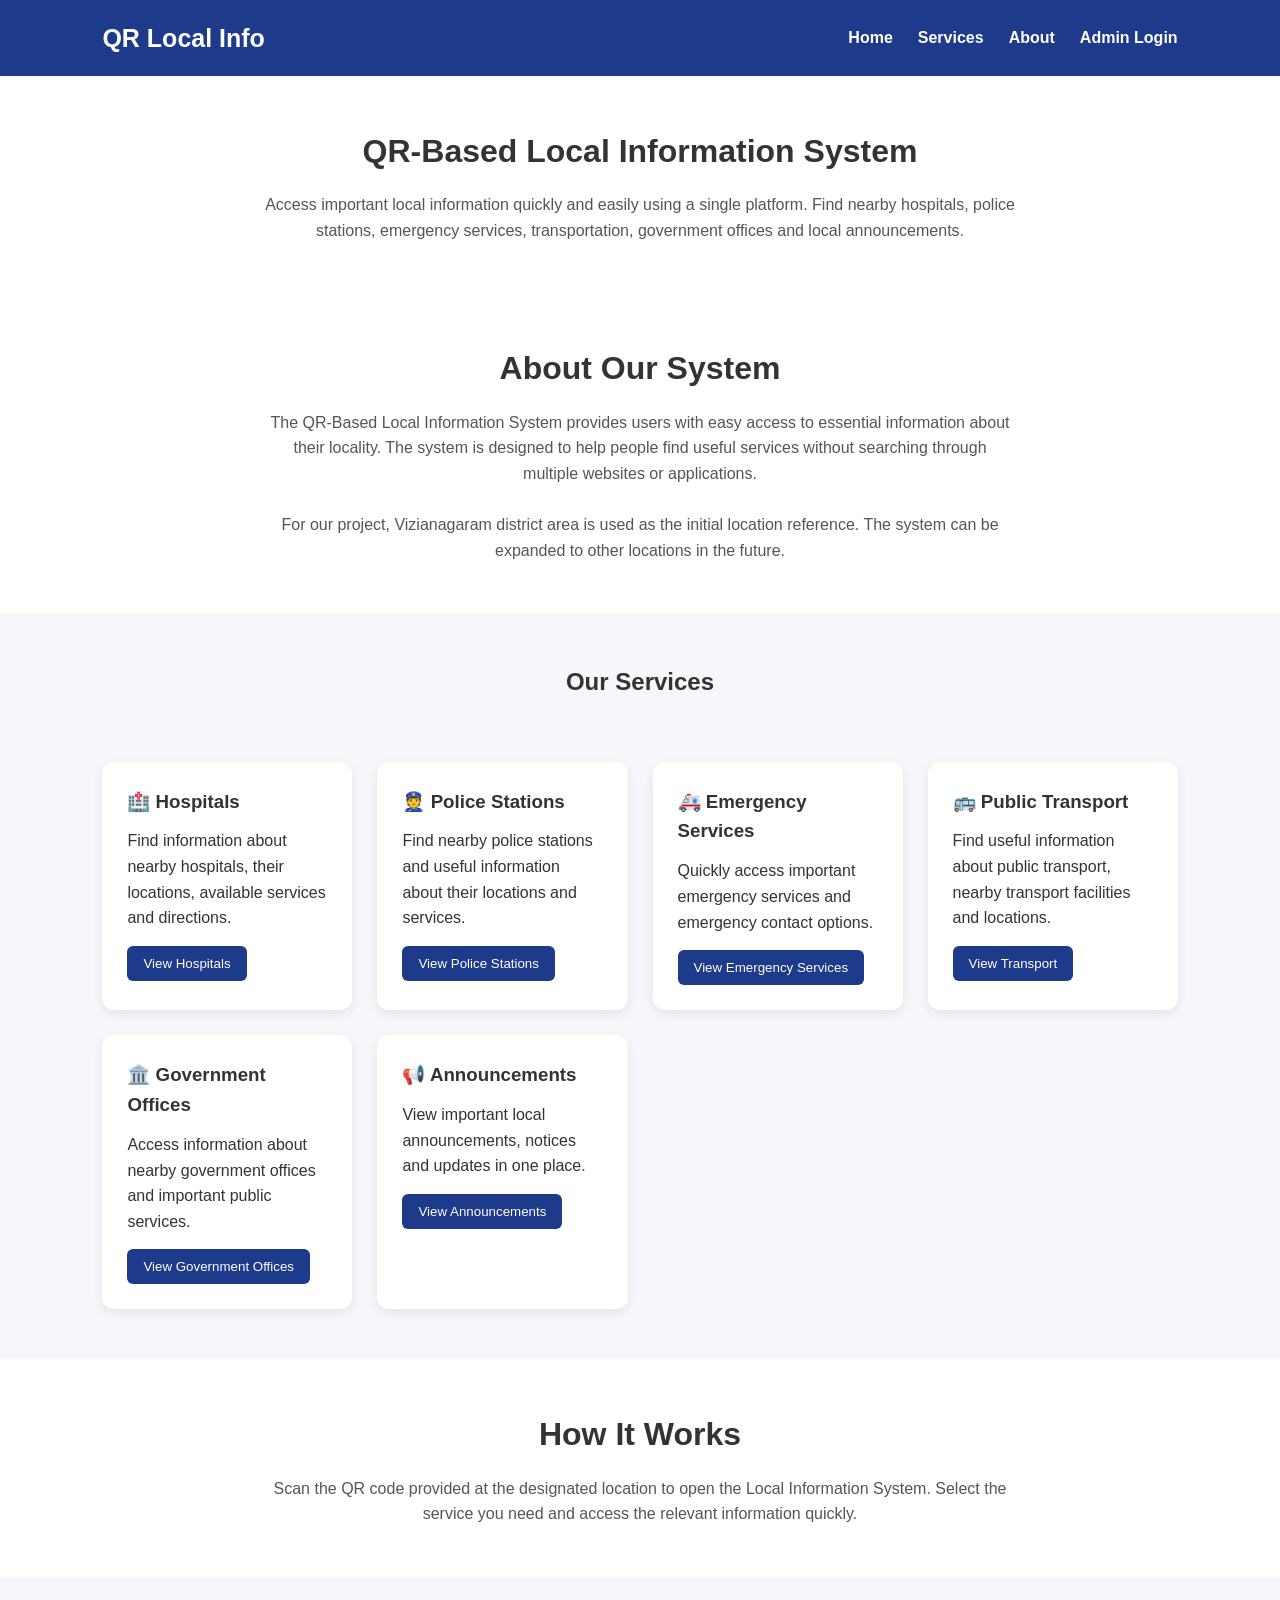
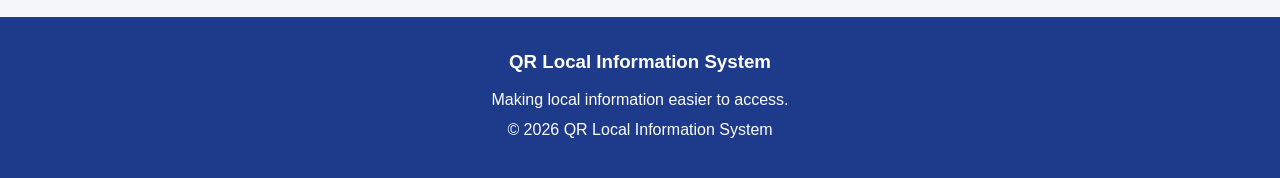
<file: index.html>
<!DOCTYPE html>
<html lang="en">

<head>
    <meta charset="UTF-8">
    <meta name="viewport" content="width=device-width, initial-scale=1.0">

    <title>QR Local Information System</title>

    <link rel="stylesheet" href="style.css">
</head>

<body>

    <!-- =========================
         HEADER
         ========================= -->

    <header>

        <div class="logo">
            <h1>QR Local Info</h1>
        </div>

        <nav>
            <ul>
                <li>
                    <a href="index.html">Home</a>
                </li>

                <li>
                    <a href="#services">Services</a>
                </li>

                <li>
                    <a href="#about">About</a>
                </li>

                <li>
                    <a href="login.html">Admin Login</a>
                </li>
            </ul>
        </nav>

    </header>


    <!-- =========================
         HERO SECTION
         ========================= -->

    <section class="page-intro">

        <h2>QR-Based Local Information System</h2>

        <p>
            Access important local information quickly and easily
            using a single platform. Find nearby hospitals, police
            stations, emergency services, transportation,
            government offices and local announcements.
        </p>

    </section>


    <!-- =========================
         ABOUT SECTION
         ========================= -->

    <section class="page-intro" id="about">

        <h2>About Our System</h2>

        <p>
            The QR-Based Local Information System provides users
            with easy access to essential information about their
            locality. The system is designed to help people find
            useful services without searching through multiple
            websites or applications.
        </p>

        <br>

        <p>
            For our project, Vizianagaram district area is used
            as the initial location reference. The system can be
            expanded to other locations in the future.
        </p>

    </section>


    <!-- =========================
         SERVICES SECTION
         ========================= -->

    <section id="services" class="dashboard-section">

        <h2>Our Services</h2>


        <!-- HOSPITAL -->

        <div class="dashboard-card service-card"
             data-page="hospital.html">

            <h3>🏥 Hospitals</h3>

            <p>
                Find information about nearby hospitals,
                their locations, available services and
                directions.
            </p>

            <button class="dashboard-button"
                    type="button">
                View Hospitals
            </button>

        </div>


        <!-- POLICE -->

        <div class="dashboard-card service-card"
             data-page="police.html">

            <h3>👮 Police Stations</h3>

            <p>
                Find nearby police stations and useful
                information about their locations and services.
            </p>

            <button class="dashboard-button"
                    type="button">
                View Police Stations
            </button>

        </div>


        <!-- EMERGENCY -->

        <div class="dashboard-card service-card"
             data-page="emergency.html">

            <h3>🚑 Emergency Services</h3>

            <p>
                Quickly access important emergency services
                and emergency contact options.
            </p>

            <button class="dashboard-button"
                    type="button">
                View Emergency Services
            </button>

        </div>


        <!-- TRANSPORT -->

        <div class="dashboard-card service-card"
             data-page="transport.html">

            <h3>🚌 Public Transport</h3>

            <p>
                Find useful information about public transport,
                nearby transport facilities and locations.
            </p>

            <button class="dashboard-button"
                    type="button">
                View Transport
            </button>

        </div>


        <!-- GOVERNMENT -->

        <div class="dashboard-card service-card"
             data-page="government.html">

            <h3>🏛️ Government Offices</h3>

            <p>
                Access information about nearby government
                offices and important public services.
            </p>

            <button class="dashboard-button"
                    type="button">
                View Government Offices
            </button>

        </div>


        <!-- ANNOUNCEMENTS -->

        <div class="dashboard-card service-card"
             data-page="announcement.html">

            <h3>📢 Announcements</h3>

            <p>
                View important local announcements,
                notices and updates in one place.
            </p>

            <button class="dashboard-button"
                    type="button">
                View Announcements
            </button>

        </div>

    </section>


    <!-- =========================
         HOW IT WORKS
         ========================= -->

    <section class="page-intro">

        <h2>How It Works</h2>

        <p>
            Scan the QR code provided at the designated location
            to open the Local Information System. Select the
            service you need and access the relevant information
            quickly.
        </p>

    </section>


    <!-- =========================
         FOOTER
         ========================= -->

    <footer>

        <div class="footer-content">

            <h3>QR Local Information System</h3>

            <p>
                Making local information easier to access.
            </p>

            <p>
                &copy; <span class="current-year"></span>
                QR Local Information System
            </p>

        </div>

    </footer>


    <!-- JAVASCRIPT -->

    <script src="script.js"></script>

</body>

</html>
</file>
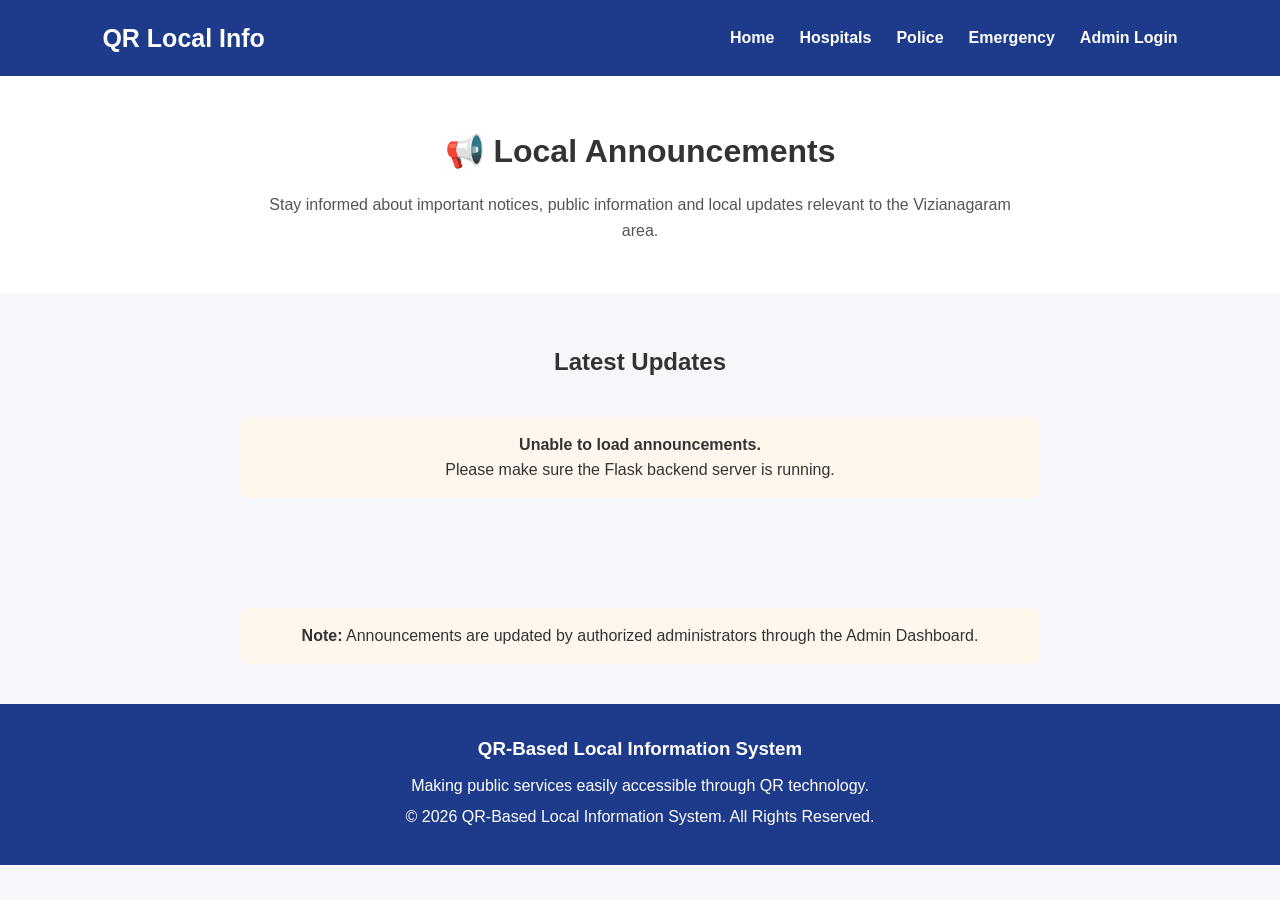
<file: announcement.html>
<!DOCTYPE html>
<html lang="en">

<head>

    <meta charset="UTF-8">
    <meta name="viewport" content="width=device-width, initial-scale=1.0">

    <title>Local Announcements - QR Local Info</title>

    <link rel="stylesheet" href="style.css">

</head>

<body>

    <!-- ================= HEADER ================= -->

    <header>

        <div class="logo">
            <h1>QR Local Info</h1>
        </div>

        <nav>

            <ul>

                <li>
                    <a href="index.html">Home</a>
                </li>

                <li>
                    <a href="hospital.html">Hospitals</a>
                </li>

                <li>
                    <a href="police.html">Police</a>
                </li>

                <li>
                    <a href="emergency.html">Emergency</a>
                </li>

                <li>
                    <a href="login.html">Admin Login</a>
                </li>

            </ul>

        </nav>

    </header>


    <!-- ================= PAGE INTRODUCTION ================= -->

    <section class="page-intro">

        <h2>📢 Local Announcements</h2>

        <p>
            Stay informed about important notices,
            public information and local updates
            relevant to the Vizianagaram area.
        </p>

    </section>


    <!-- ================= ANNOUNCEMENTS ================= -->

    <section
        class="announcement-list"
        id="announcement-list"
    >

        <h2>Latest Updates</h2>

        <p id="loading-message">
            Loading announcements...
        </p>

    </section>


    <!-- ================= IMPORTANT NOTE ================= -->

    <div class="emergency-note">

        <p>

            <strong>Note:</strong>

            Announcements are updated by authorized
            administrators through the Admin Dashboard.

        </p>

    </div>


    <!-- ================= FOOTER ================= -->

    <footer>

        <div class="footer-content">

            <h3>
                QR-Based Local Information System
            </h3>

            <p>
                Making public services easily accessible
                through QR technology.
            </p>

            <p>
                &copy; 2026 QR-Based Local Information System.
                All Rights Reserved.
            </p>

        </div>

    </footer>


    <!-- ================= ANNOUNCEMENT API ================= -->

    <script>

        const API_URL =  "https://qr-local-information-system.onrender.com";


        fetch(API_URL + "/api/announcements")

            .then(response => {

                console.log(
                    "Announcements API response status:",
                    response.status
                );


                if (!response.ok) {

                    throw new Error(
                        "Server returned status " +
                        response.status
                    );

                }


                return response.json();

            })


            .then(data => {

                console.log(
                    "Announcements data:",
                    data
                );


                const container =
                    document.getElementById(
                        "announcement-list"
                    );


                const loading =
                    document.getElementById(
                        "loading-message"
                    );


                // Remove loading message

                if (loading) {
                    loading.remove();
                }


                // Check database data

                if (data.length === 0) {

                    container.innerHTML += `

                        <p>
                            No announcements are
                            currently available.
                        </p>

                    `;

                    return;

                }


                // Create announcement cards

                data.forEach(announcement => {

                    container.innerHTML += `

                        <div class="announcement-card">

                            <h3>
                                📢 ${announcement.title}
                            </h3>


                            <p>
                                ${announcement.content}
                            </p>


                            <span>
                                📅 ${announcement.date || "Date not specified"}
                            </span>

                        </div>

                    `;

                });

            })


            .catch(error => {

                console.error(
                    "Announcements API Error:",
                    error
                );


                const container =
                    document.getElementById(
                        "announcement-list"
                    );


                const loading =
                    document.getElementById(
                        "loading-message"
                    );


                if (loading) {
                    loading.remove();
                }


                container.innerHTML += `

                    <div class="emergency-note">

                        <p>

                            <strong>
                                Unable to load announcements.
                            </strong>

                        </p>

                        <p>
                            Please make sure the Flask
                            backend server is running.
                        </p>

                    </div>

                `;

            });


    </script>


</body>

</html>
</file>
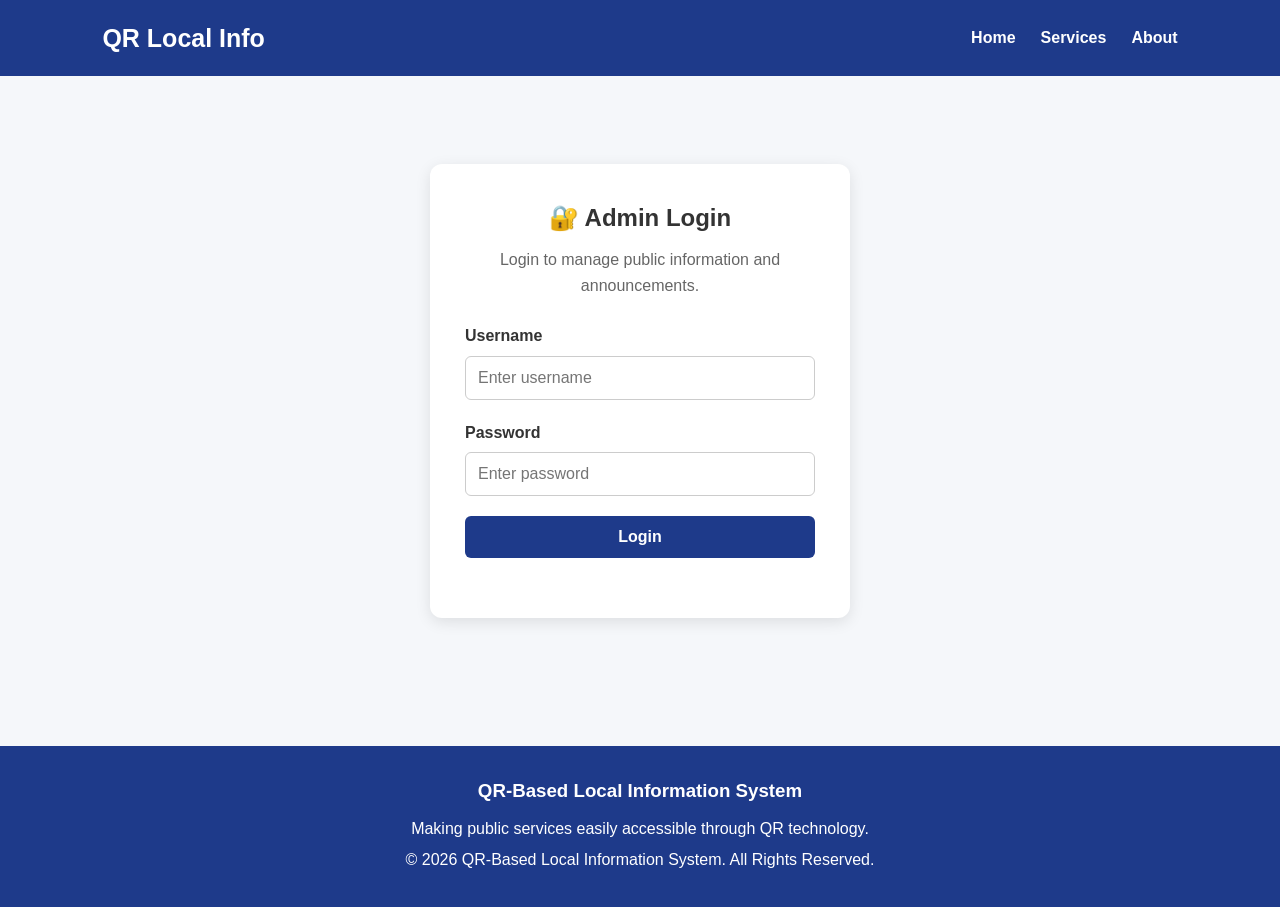
<file: dashboard.html>
<!DOCTYPE html>
<html lang="en">

<head>
    <meta charset="UTF-8">
    <meta name="viewport" content="width=device-width, initial-scale=1.0">

    <title>Admin Dashboard - QR Local Info</title>

    <link rel="stylesheet" href="style.css">
</head>

<body>

<header>

    <div class="logo">
        <h1>QR Local Info</h1>
    </div>

    <nav>
        <ul>
            <li><a href="index.html">Home</a></li>
            <li><a href="announcement.html">Announcements</a></li>
            <li><a href="#" id="logoutBtn">Logout</a></li>
        </ul>
    </nav>

</header>


<section class="dashboard-intro">

    <h2>📊 Admin Dashboard</h2>

    <p>
        Manage and update public information available
        through the QR-Based Local Information System.
    </p>

</section>


<section class="dashboard-section">

    <h2>Manage Information</h2>

    <div class="dashboard-card">
        <h3>📢 Announcements</h3>
        <p>Add, edit and delete announcements.</p>

        <button class="dashboard-button"
                onclick="loadAnnouncements()">
            Manage Announcements
        </button>
    </div>


    <div class="dashboard-card">
        <h3>🏥 Hospitals</h3>
        <p>Manage hospital information and locations.</p>

        <button class="dashboard-button"
                onclick="loadHospitals()">
            Manage Hospitals
        </button>
    </div>


    <div class="dashboard-card">
        <h3>👮 Police Stations</h3>
        <p>Manage police station information.</p>

        <button class="dashboard-button"
                onclick="loadPolice()">
            Manage Police
        </button>
    </div>


    <div class="dashboard-card">
        <h3>🏛️ Government Offices</h3>
        <p>Manage government office information.</p>

        <button class="dashboard-button"
                onclick="loadGovernment()">
            Manage Government
        </button>
    </div>


    <div class="dashboard-card">
        <h3>🚌 Public Transport</h3>
        <p>Manage transport information and locations.</p>

        <button class="dashboard-button"
                onclick="loadTransport()">
            Manage Transport
        </button>
    </div>


    <div class="dashboard-card">
        <h3>🚨 Emergency Services</h3>
        <p>Manage emergency service information.</p>

        <button class="dashboard-button"
                onclick="loadEmergency()">
            Manage Emergency
        </button>
    </div>

</section>


<section class="dashboard-data" id="dashboardData">

    <h2>Information</h2>

    <p>Select an option above to manage information.</p>

</section>


<footer>

    <div class="footer-content">

        <h3>QR-Based Local Information System</h3>

        <p>
            Making public services easily accessible through QR technology.
        </p>

        <p>
            © 2026 QR-Based Local Information System.
        </p>

    </div>

</footer>


<script>

const API_URL =
    "https://qr-local-information-system.onrender.com";


// =====================================================
// LOGIN CHECK
// =====================================================

if (localStorage.getItem("adminLoggedIn") !== "true") {

    window.location.href = "login.html";

}


// =====================================================
// LOGOUT
// =====================================================

document
    .getElementById("logoutBtn")
    .addEventListener("click", function(event) {

        event.preventDefault();

        localStorage.removeItem("adminLoggedIn");

        window.location.href = "login.html";

    });


// =====================================================
// HELPER FUNCTIONS
// =====================================================

function getContainer() {

    return document.getElementById("dashboardData");

}


function escapeText(text) {

    if (text === null || text === undefined) {
        return "";
    }

    return String(text)
        .replace(/\\/g, "\\\\")
        .replace(/'/g, "\\'")
        .replace(/\n/g, "\\n")
        .replace(/\r/g, "\\r");

}


async function getJSON(url, options = {}) {

    const response =
        await fetch(url, options);

    if (!response.ok) {

        throw new Error(
            "HTTP error: " + response.status
        );

    }

    return await response.json();

}


// =====================================================
// ANNOUNCEMENTS
// =====================================================

async function loadAnnouncements() {

    const container = getContainer();

    container.innerHTML = `

        <h2>📢 Manage Announcements</h2>

        <div class="dashboard-card">

            <h3>➕ Add Announcement</h3>

            <input
                id="annTitle"
                placeholder="Announcement title">

            <textarea
                id="annContent"
                placeholder="Announcement content">
            </textarea>

            <input
                id="annDate"
                type="date">

            <br><br>

            <button
                class="dashboard-button"
                onclick="addAnnouncement()">

                Add Announcement

            </button>

        </div>

        <div id="announcementList">
            Loading announcements...
        </div>
    `;

    try {

        const data =
            await getJSON(
                API_URL + "/api/announcements"
            );

        const list =
            document.getElementById(
                "announcementList"
            );

        list.innerHTML = "";

        if (data.length === 0) {

            list.innerHTML =
                "<p>No announcements available.</p>";

            return;
        }

        data.forEach(item => {

            list.innerHTML += `

                <div class="dashboard-card">

                    <h3>📢 ${escapeHTML(item.title)}</h3>

                    <p>
                        ${escapeHTML(item.content)}
                    </p>

                    <p>
                        <strong>Date:</strong>
                        ${escapeHTML(item.date)}
                    </p>

                    <button
                        class="dashboard-button"
                        onclick="editAnnouncement(
                            ${item.id},
                            '${escapeText(item.title)}',
                            '${escapeText(item.content)}',
                            '${escapeText(item.date)}'
                        )">

                        ✏️ Edit

                    </button>

                    <button
                        class="dashboard-button"
                        onclick="deleteAnnouncement(${item.id})">

                        🗑️ Delete

                    </button>

                </div>

            `;

        });

    }

    catch (error) {

        console.error(error);

        container.innerHTML +=
            "<p>❌ Unable to load announcements.</p>";

    }

}


async function addAnnouncement() {

    const title =
        document.getElementById("annTitle").value.trim();

    const content =
        document.getElementById("annContent").value.trim();

    const date =
        document.getElementById("annDate").value;

    if (!title || !content || !date) {

        alert("Please fill all fields.");

        return;

    }

    try {

        await getJSON(
            API_URL + "/api/announcements",
            {
                method: "POST",

                headers: {
                    "Content-Type": "application/json"
                },

                body: JSON.stringify({
                    title,
                    content,
                    date
                })
            }
        );

        alert("Announcement added successfully!");

        loadAnnouncements();

    }

    catch (error) {

        alert("Unable to add announcement.");

        console.error(error);

    }

}


async function editAnnouncement(
    id,
    oldTitle,
    oldContent,
    oldDate
) {

    const title =
        prompt("Enter new title:", oldTitle);

    if (title === null) return;

    const content =
        prompt("Enter new content:", oldContent);

    if (content === null) return;

    const date =
        prompt("Enter date:", oldDate);

    if (date === null) return;

    try {

        await getJSON(
            API_URL + "/api/announcements/" + id,
            {
                method: "PUT",

                headers: {
                    "Content-Type": "application/json"
                },

                body: JSON.stringify({
                    title,
                    content,
                    date
                })
            }
        );

        alert("Announcement updated successfully!");

        loadAnnouncements();

    }

    catch (error) {

        alert("Unable to update announcement.");

        console.error(error);

    }

}


async function deleteAnnouncement(id) {

    if (!confirm(
        "Are you sure you want to delete this announcement?"
    )) {

        return;

    }

    try {

        await getJSON(
            API_URL + "/api/announcements/" + id,
            {
                method: "DELETE"
            }
        );

        alert("Announcement deleted successfully!");

        loadAnnouncements();

    }

    catch (error) {

        alert("Unable to delete announcement.");

        console.error(error);

    }

}


// =====================================================
// HOSPITALS
// =====================================================

async function loadHospitals() {

    const container = getContainer();

    container.innerHTML = `

        <h2>🏥 Manage Hospitals</h2>

        <div class="dashboard-card">

            <h3>➕ Add Hospital</h3>

            <input
                id="hospitalName"
                placeholder="Hospital name">

            <input
                id="hospitalLocation"
                placeholder="Location">

            <input
                id="hospitalServices"
                placeholder="Services">

            <input
                id="hospitalMap"
                placeholder="Google Maps URL">

            <br><br>

            <button
                class="dashboard-button"
                onclick="addHospital()">

                Add Hospital

            </button>

        </div>

        <div id="hospitalList">
            Loading hospitals...
        </div>
    `;

    try {

        const data =
            await getJSON(
                API_URL + "/api/hospitals"
            );

        const list =
            document.getElementById("hospitalList");

        list.innerHTML = "";

        data.forEach(item => {

            list.innerHTML += `

                <div class="dashboard-card">

                    <h3>
                        🏥 ${escapeHTML(item.name)}
                    </h3>

                    <p>
                        <strong>Location:</strong>
                        ${escapeHTML(item.location)}
                    </p>

                    <p>
                        <strong>Services:</strong>
                        ${escapeHTML(item.services)}
                    </p>

                    <a
                        href="${item.map_link}"
                        target="_blank"
                        rel="noopener noreferrer"
                        class="map-button">

                        🗺️ View Location

                    </a>

                    <br><br>

                    <button
                        class="dashboard-button"
                        onclick="editHospital(
                            ${item.id},
                            '${escapeText(item.name)}',
                            '${escapeText(item.location)}',
                            '${escapeText(item.services)}',
                            '${escapeText(item.map_link)}'
                        )">

                        ✏️ Edit

                    </button>

                    <button
                        class="dashboard-button"
                        onclick="deleteHospital(${item.id})">

                        🗑️ Delete

                    </button>

                </div>

            `;

        });

    }

    catch (error) {

        console.error(error);

        container.innerHTML +=
            "<p>❌ Unable to load hospitals.</p>";

    }

}


async function addHospital() {

    const name =
        document.getElementById("hospitalName").value.trim();

    const location =
        document.getElementById("hospitalLocation").value.trim();

    const services =
        document.getElementById("hospitalServices").value.trim();

    const map_link =
        document.getElementById("hospitalMap").value.trim();

    if (!name || !location) {

        alert("Hospital name and location are required.");

        return;

    }

    try {

        await getJSON(
            API_URL + "/api/hospitals",
            {
                method: "POST",

                headers: {
                    "Content-Type": "application/json"
                },

                body: JSON.stringify({
                    name,
                    location,
                    services,
                    map_link
                })
            }
        );

        alert("Hospital added successfully!");

        loadHospitals();

    }

    catch (error) {

        alert("Unable to add hospital.");

        console.error(error);

    }

}


async function editHospital(
    id,
    oldName,
    oldLocation,
    oldServices,
    oldMap
) {

    const name =
        prompt("Hospital name:", oldName);

    if (name === null) return;

    const location =
        prompt("Location:", oldLocation);

    if (location === null) return;

    const services =
        prompt("Services:", oldServices);

    if (services === null) return;

    const map_link =
        prompt("Google Maps URL:", oldMap);

    if (map_link === null) return;

    try {

        await getJSON(
            API_URL + "/api/hospitals/" + id,
            {
                method: "PUT",

                headers: {
                    "Content-Type": "application/json"
                },

                body: JSON.stringify({
                    name,
                    location,
                    services,
                    map_link
                })
            }
        );

        alert("Hospital updated successfully!");

        loadHospitals();

    }

    catch (error) {

        alert("Unable to update hospital.");

        console.error(error);

    }

}


async function deleteHospital(id) {

    if (!confirm("Delete this hospital?")) {
        return;
    }

    try {

        await getJSON(
            API_URL + "/api/hospitals/" + id,
            {
                method: "DELETE"
            }
        );

        alert("Hospital deleted successfully!");

        loadHospitals();

    }

    catch (error) {

        alert("Unable to delete hospital.");

        console.error(error);

    }

}


// =====================================================
// POLICE
// =====================================================

async function loadPolice() {

    const container = getContainer();

    container.innerHTML = `
        <h2>👮 Manage Police Stations</h2>

        <div class="dashboard-card">

            <h3>➕ Add Police Station</h3>

            <input
                id="policeName"
                placeholder="Station name">

            <input
                id="policeLocation"
                placeholder="Location">

            <input
                id="policeServices"
                placeholder="Services">

            <input
                id="policeMap"
                placeholder="Google Maps URL">

            <br><br>

            <button
                class="dashboard-button"
                onclick="addPolice()">

                Add Police Station

            </button>

        </div>

        <div id="policeList">
            Loading police stations...
        </div>
    `;

    try {

        const response = await fetch(
            API_URL + "/api/police"
        );

        if (!response.ok) {

            throw new Error(
                "Police API returned " + response.status
            );

        }

        const data = await response.json();

        console.log("Police data:", data);

        const list =
            document.getElementById("policeList");

        list.innerHTML = "";

        if (!Array.isArray(data) || data.length === 0) {

            list.innerHTML = `
                <div class="dashboard-card">
                    <p>No police station information available.</p>
                </div>
            `;

            return;
        }

        data.forEach(item => {

            list.innerHTML += `

                <div class="dashboard-card">

                    <h3>
                        👮 ${escapeHTML(item.name)}
                    </h3>

                    <p>
                        <strong>Location:</strong>
                        ${escapeHTML(item.location)}
                    </p>

                    <p>
                        <strong>Services:</strong>
                        ${escapeHTML(item.services)}
                    </p>

                    <a
                        href="${item.map_link}"
                        target="_blank"
                        rel="noopener noreferrer"
                        class="map-button">

                        🗺️ View Location

                    </a>

                    <br><br>

                    <button
                        class="dashboard-button"
                        onclick="editPolice(
                            ${item.id},
                            '${escapeText(item.name)}',
                            '${escapeText(item.location)}',
                            '${escapeText(item.services)}',
                            '${escapeText(item.map_link)}'
                        )">

                        ✏️ Edit

                    </button>

                    <button
                        class="dashboard-button"
                        onclick="deletePolice(${item.id})">

                        🗑️ Delete

                    </button>

                </div>

            `;

        });

    }

    catch (error) {

        console.error(
            "Police loading error:",
            error
        );

        document.getElementById("policeList").innerHTML = `

            <div class="dashboard-card">

                <p>
                    ❌ Unable to load police station information.
                </p>

                <p>
                    Backend response could not be loaded.
                </p>

            </div>

        `;

    }

}


async function addPolice() {

    const name =
        document.getElementById("policeName").value.trim();

    const location =
        document.getElementById("policeLocation").value.trim();

    const services =
        document.getElementById("policeServices").value.trim();

    const map_link =
        document.getElementById("policeMap").value.trim();

    if (!name || !location) {

        alert("Station name and location are required.");

        return;

    }

    try {

        await getJSON(
            API_URL + "/api/police",
            {
                method: "POST",

                headers: {
                    "Content-Type": "application/json"
                },

                body: JSON.stringify({
                    name,
                    location,
                    services,
                    map_link
                })
            }
        );

        alert("Police station added successfully!");

        loadPolice();

    }

    catch (error) {

        alert("Unable to add police station.");

        console.error(error);

    }

}


async function editPolice(
    id,
    oldName,
    oldLocation,
    oldServices,
    oldMap
) {

    const name =
        prompt("Station name:", oldName);

    if (name === null) return;

    const location =
        prompt("Location:", oldLocation);

    if (location === null) return;

    const services =
        prompt("Services:", oldServices);

    if (services === null) return;

    const map_link =
        prompt("Google Maps URL:", oldMap);

    if (map_link === null) return;

    try {

        await getJSON(
            API_URL + "/api/police/" + id,
            {
                method: "PUT",

                headers: {
                    "Content-Type": "application/json"
                },

                body: JSON.stringify({
                    name,
                    location,
                    services,
                    map_link
                })
            }
        );

        alert("Police station updated successfully!");

        loadPolice();

    }

    catch (error) {

        alert("Unable to update police station.");

        console.error(error);

    }

}


async function deletePolice(id) {

    if (!confirm("Delete this police station?")) {
        return;
    }

    try {

        await getJSON(
            API_URL + "/api/police/" + id,
            {
                method: "DELETE"
            }
        );

        alert("Police station deleted successfully!");

        loadPolice();

    }

    catch (error) {

        alert("Unable to delete police station.");

        console.error(error);

    }

}


// =====================================================
// GOVERNMENT
// =====================================================

async function loadGovernment() {

    const container = getContainer();

    container.innerHTML = `

        <h2>🏛️ Manage Government Offices</h2>

        <div class="dashboard-card">

            <h3>➕ Add Government Office</h3>

            <input
                id="govName"
                placeholder="Office name">

            <input
                id="govLocation"
                placeholder="Location">

            <input
                id="govServices"
                placeholder="Services">

            <input
                id="govMap"
                placeholder="Google Maps URL">

            <br><br>

            <button
                class="dashboard-button"
                onclick="addGovernment()">

                Add Government Office

            </button>

        </div>

        <div id="governmentList">
            Loading government offices...
        </div>
    `;

    try {

        const data =
            await getJSON(
                API_URL + "/api/government"
            );

        const list =
            document.getElementById("governmentList");

        list.innerHTML = "";

        data.forEach(item => {

            list.innerHTML += `

                <div class="dashboard-card">

                    <h3>
                        🏛️ ${escapeHTML(item.name)}
                    </h3>

                    <p>
                        <strong>Location:</strong>
                        ${escapeHTML(item.location)}
                    </p>

                    <p>
                        <strong>Services:</strong>
                        ${escapeHTML(item.services)}
                    </p>

                    <a
                        href="${item.map_link}"
                        target="_blank"
                        rel="noopener noreferrer"
                        class="map-button">

                        🗺️ View Location

                    </a>

                    <br><br>

                    <button
                        class="dashboard-button"
                        onclick="editGovernment(
                            ${item.id},
                            '${escapeText(item.name)}',
                            '${escapeText(item.location)}',
                            '${escapeText(item.services)}',
                            '${escapeText(item.map_link)}'
                        )">

                        ✏️ Edit

                    </button>

                    <button
                        class="dashboard-button"
                        onclick="deleteGovernment(${item.id})">

                        🗑️ Delete

                    </button>

                </div>

            `;

        });

    }

    catch (error) {

        console.error(error);

        container.innerHTML +=
            "<p>❌ Unable to load government offices.</p>";

    }

}


async function addGovernment() {

    const name =
        document.getElementById("govName").value.trim();

    const location =
        document.getElementById("govLocation").value.trim();

    const services =
        document.getElementById("govServices").value.trim();

    const map_link =
        document.getElementById("govMap").value.trim();

    if (!name || !location) {

        alert("Office name and location are required.");

        return;

    }

    try {

        await getJSON(
            API_URL + "/api/government",
            {
                method: "POST",

                headers: {
                    "Content-Type": "application/json"
                },

                body: JSON.stringify({
                    name,
                    location,
                    services,
                    map_link
                })
            }
        );

        alert("Government office added successfully!");

        loadGovernment();

    }

    catch (error) {

        alert("Unable to add government office.");

        console.error(error);

    }

}


async function editGovernment(
    id,
    oldName,
    oldLocation,
    oldServices,
    oldMap
) {

    const name =
        prompt("Office name:", oldName);

    if (name === null) return;

    const location =
        prompt("Location:", oldLocation);

    if (location === null) return;

    const services =
        prompt("Services:", oldServices);

    if (services === null) return;

    const map_link =
        prompt("Google Maps URL:", oldMap);

    if (map_link === null) return;

    try {

        await getJSON(
            API_URL + "/api/government/" + id,
            {
                method: "PUT",

                headers: {
                    "Content-Type": "application/json"
                },

                body: JSON.stringify({
                    name,
                    location,
                    services,
                    map_link
                })
            }
        );

        alert("Government office updated successfully!");

        loadGovernment();

    }

    catch (error) {

        alert("Unable to update government office.");

        console.error(error);

    }

}


async function deleteGovernment(id) {

    if (!confirm("Delete this government office?")) {
        return;
    }

    try {

        await getJSON(
            API_URL + "/api/government/" + id,
            {
                method: "DELETE"
            }
        );

        alert("Government office deleted successfully!");

        loadGovernment();

    }

    catch (error) {

        alert("Unable to delete government office.");

        console.error(error);

    }

}


// =====================================================
// TRANSPORT
// =====================================================

async function loadTransport() {

    const container = getContainer();

    container.innerHTML = `

        <h2>🚌 Manage Public Transport</h2>

        <div class="dashboard-card">

            <h3>➕ Add Transport</h3>

            <input
                id="transportName"
                placeholder="Transport name">

            <input
                id="transportType"
                placeholder="Transport type">

            <input
                id="transportLocation"
                placeholder="Location">

            <input
                id="transportDetails"
                placeholder="Details">

            <input
                id="transportMap"
                placeholder="Google Maps URL">

            <br><br>

            <button
                class="dashboard-button"
                onclick="addTransport()">

                Add Transport

            </button>

        </div>

        <div id="transportList">
            Loading transport...
        </div>
    `;

    try {

        const data =
            await getJSON(
                API_URL + "/api/transport"
            );

        const list =
            document.getElementById("transportList");

        list.innerHTML = "";

        data.forEach(item => {

            list.innerHTML += `

                <div class="dashboard-card">

                    <h3>
                        🚌 ${escapeHTML(item.name)}
                    </h3>

                    <p>
                        <strong>Type:</strong>
                        ${escapeHTML(item.transport_type)}
                    </p>

                    <p>
                        <strong>Location:</strong>
                        ${escapeHTML(item.location)}
                    </p>

                    <p>
                        <strong>Details:</strong>
                        ${escapeHTML(item.details)}
                    </p>

                    <a
                        href="${item.map_link}"
                        target="_blank"
                        rel="noopener noreferrer"
                        class="map-button">

                        🗺️ View Location

                    </a>

                    <br><br>

                    <button
                        class="dashboard-button"
                        onclick="editTransport(
                            ${item.id},
                            '${escapeText(item.name)}',
                            '${escapeText(item.transport_type)}',
                            '${escapeText(item.location)}',
                            '${escapeText(item.details)}',
                            '${escapeText(item.map_link)}'
                        )">

                        ✏️ Edit

                    </button>

                    <button
                        class="dashboard-button"
                        onclick="deleteTransport(${item.id})">

                        🗑️ Delete

                    </button>

                </div>

            `;

        });

    }

    catch (error) {

        console.error(error);

        container.innerHTML +=
            "<p>❌ Unable to load transport information.</p>";

    }

}


async function addTransport() {

    const name =
        document.getElementById("transportName").value.trim();

    const transport_type =
        document.getElementById("transportType").value.trim();

    const location =
        document.getElementById("transportLocation").value.trim();

    const details =
        document.getElementById("transportDetails").value.trim();

    const map_link =
        document.getElementById("transportMap").value.trim();

    if (!name || !location) {

        alert("Transport name and location are required.");

        return;

    }

    try {

        await getJSON(
            API_URL + "/api/transport",
            {
                method: "POST",

                headers: {
                    "Content-Type": "application/json"
                },

                body: JSON.stringify({
                    name,
                    transport_type,
                    location,
                    details,
                    map_link
                })
            }
        );

        alert("Transport added successfully!");

        loadTransport();

    }

    catch (error) {

        alert("Unable to add transport.");

        console.error(error);

    }

}


async function editTransport(
    id,
    oldName,
    oldType,
    oldLocation,
    oldDetails,
    oldMap
) {

    const name =
        prompt("Transport name:", oldName);

    if (name === null) return;

    const transport_type =
        prompt("Transport type:", oldType);

    if (transport_type === null) return;

    const location =
        prompt("Location:", oldLocation);

    if (location === null) return;

    const details =
        prompt("Details:", oldDetails);

    if (details === null) return;

    const map_link =
        prompt("Google Maps URL:", oldMap);

    if (map_link === null) return;

    try {

        await getJSON(
            API_URL + "/api/transport/" + id,
            {
                method: "PUT",

                headers: {
                    "Content-Type": "application/json"
                },

                body: JSON.stringify({
                    name,
                    transport_type,
                    location,
                    details,
                    map_link
                })
            }
        );

        alert("Transport updated successfully!");

        loadTransport();

    }

    catch (error) {

        alert("Unable to update transport.");

        console.error(error);

    }

}


async function deleteTransport(id) {

    if (!confirm("Delete this transport?")) {
        return;
    }

    try {

        await getJSON(
            API_URL + "/api/transport/" + id,
            {
                method: "DELETE"
            }
        );

        alert("Transport deleted successfully!");

        loadTransport();

    }

    catch (error) {

        alert("Unable to delete transport.");

        console.error(error);

    }

}


// =====================================================
// EMERGENCY SERVICES
// =====================================================

async function loadEmergency() {

    const container = getContainer();

    container.innerHTML = `

        <h2>🚨 Manage Emergency Services</h2>

        <div class="dashboard-card">

            <h3>➕ Add Emergency Service</h3>

            <input
                id="emergencyName"
                placeholder="Service name">

            <input
                id="emergencyDescription"
                placeholder="Description">

            <input
                id="emergencyNumber"
                placeholder="Service number">

            <br><br>

            <button
                class="dashboard-button"
                onclick="addEmergency()">

                Add Emergency Service

            </button>

        </div>

        <div id="emergencyList">
            Loading emergency services...
        </div>
    `;

    try {

        const data =
            await getJSON(
                API_URL + "/api/emergency"
            );

        const list =
            document.getElementById("emergencyList");

        list.innerHTML = "";

        data.forEach(item => {

            list.innerHTML += `

                <div class="dashboard-card">

                    <h3>
                        🚨 ${escapeHTML(item.name)}
                    </h3>

                    <p>
                        <strong>Description:</strong>
                        ${escapeHTML(item.description)}
                    </p>

                    <p>
                        <strong>Service Number:</strong>
                        ${escapeHTML(item.service_number)}
                    </p>

                    <button
                        class="dashboard-button"
                        onclick="editEmergency(
                            ${item.id},
                            '${escapeText(item.name)}',
                            '${escapeText(item.description)}',
                            '${escapeText(item.service_number)}'
                        )">

                        ✏️ Edit

                    </button>

                    <button
                        class="dashboard-button"
                        onclick="deleteEmergency(${item.id})">

                        🗑️ Delete

                    </button>

                </div>

            `;

        });

    }

    catch (error) {

        console.error(error);

        container.innerHTML +=
            "<p>❌ Unable to load emergency services.</p>";

    }

}


async function addEmergency() {

    const name =
        document.getElementById("emergencyName").value.trim();

    const description =
        document.getElementById("emergencyDescription").value.trim();

    const service_number =
        document.getElementById("emergencyNumber").value.trim();

    if (!name || !service_number) {

        alert(
            "Service name and service number are required."
        );

        return;

    }

    try {

        await getJSON(
            API_URL + "/api/emergency",
            {
                method: "POST",

                headers: {
                    "Content-Type": "application/json"
                },

                body: JSON.stringify({
                    name,
                    description,
                    service_number
                })
            }
        );

        alert(
            "Emergency service added successfully!"
        );

        loadEmergency();

    }

    catch (error) {

        alert("Unable to add emergency service.");

        console.error(error);

    }

}


async function editEmergency(
    id,
    oldName,
    oldDescription,
    oldNumber
) {

    const name =
        prompt("Service name:", oldName);

    if (name === null) return;

    const description =
        prompt("Description:", oldDescription);

    if (description === null) return;

    const service_number =
        prompt("Service number:", oldNumber);

    if (service_number === null) return;

    try {

        await getJSON(
            API_URL + "/api/emergency/" + id,
            {
                method: "PUT",

                headers: {
                    "Content-Type": "application/json"
                },

                body: JSON.stringify({
                    name,
                    description,
                    service_number
                })
            }
        );

        alert(
            "Emergency service updated successfully!"
        );

        loadEmergency();

    }

    catch (error) {

        alert("Unable to update emergency service.");

        console.error(error);

    }

}


async function deleteEmergency(id) {

    if (!confirm(
        "Delete this emergency service?"
    )) {

        return;

    }

    try {

        await getJSON(
            API_URL + "/api/emergency/" + id,
            {
                method: "DELETE"
            }
        );

        alert(
            "Emergency service deleted successfully!"
        );

        loadEmergency();

    }

    catch (error) {

        alert("Unable to delete emergency service.");

        console.error(error);

    }

}


// =====================================================
// HTML ESCAPE
// =====================================================

function escapeHTML(text) {

    if (text === null || text === undefined) {
        return "";
    }

    return String(text)
        .replace(/&/g, "&amp;")
        .replace(/</g, "&lt;")
        .replace(/>/g, "&gt;")
        .replace(/"/g, "&quot;")
        .replace(/'/g, "&#039;");

}

</script>

</body>

</html>
</file>
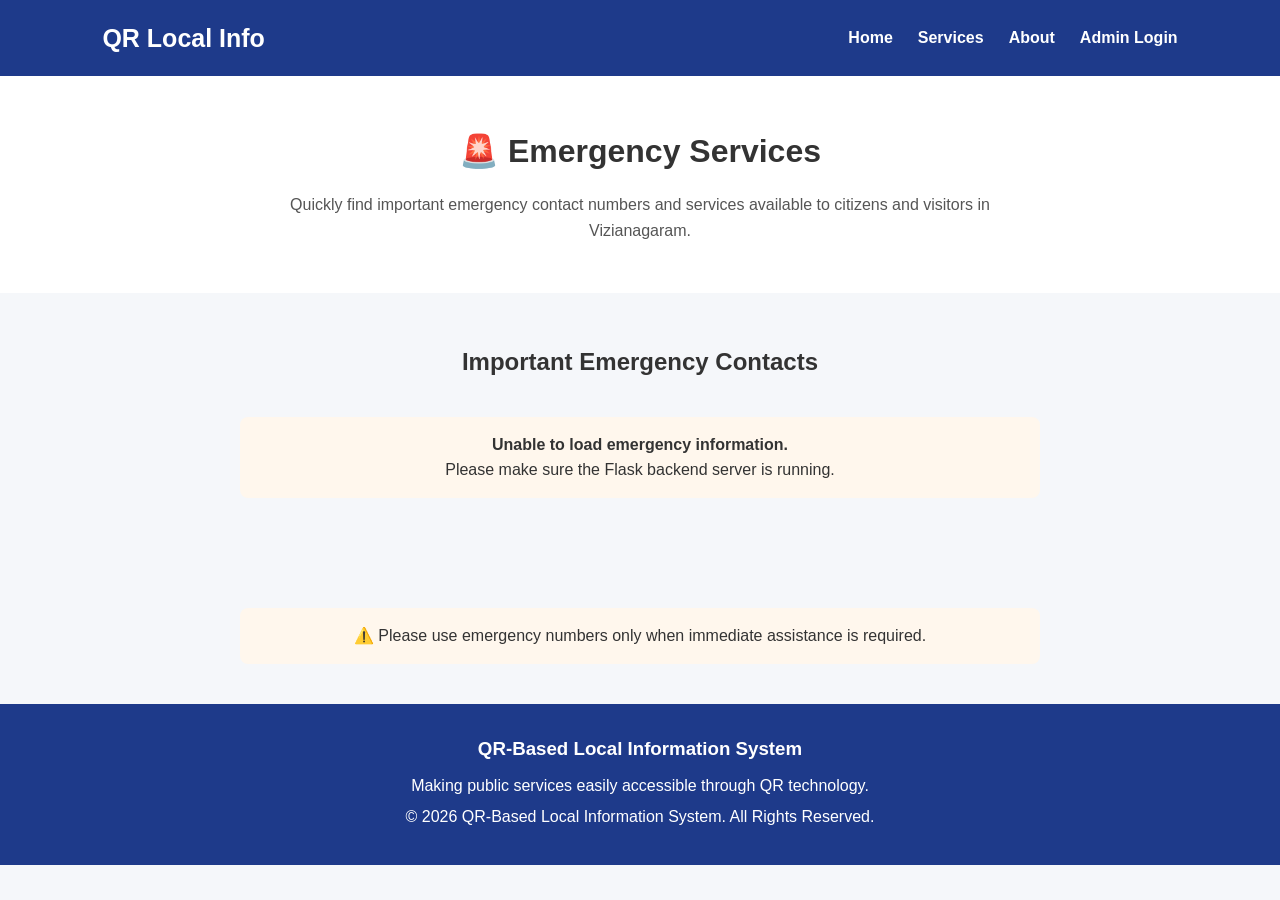
<file: emergency.html>
<!DOCTYPE html>
<html lang="en">

<head>

    <meta charset="UTF-8">
    <meta name="viewport" content="width=device-width, initial-scale=1.0">

    <title>Emergency Services - QR Local Info</title>

    <link rel="stylesheet" href="style.css">

</head>

<body>

    <!-- ================= HEADER ================= -->

    <header>

        <div class="logo">
            <h1>QR Local Info</h1>
        </div>

        <nav>

            <ul>

                <li>
                    <a href="index.html">Home</a>
                </li>

                <li>
                    <a href="index.html#services">Services</a>
                </li>

                <li>
                    <a href="index.html#about">About</a>
                </li>

                <li>
                    <a href="login.html">Admin Login</a>
                </li>

            </ul>

        </nav>

    </header>


    <!-- ================= PAGE INTRODUCTION ================= -->

    <section class="page-intro">

        <h2>🚨 Emergency Services</h2>

        <p>
            Quickly find important emergency contact numbers and
            services available to citizens and visitors in Vizianagaram.
        </p>

    </section>


    <!-- ================= EMERGENCY INFORMATION ================= -->

    <section class="emergency-list" id="emergency-list">

        <h2>Important Emergency Contacts</h2>

        <p id="loading-message">
            Loading emergency services...
        </p>

    </section>


    <!-- ================= EMERGENCY NOTE ================= -->

    <div class="emergency-note">

        <p>
            ⚠️ Please use emergency numbers only when immediate
            assistance is required.
        </p>

    </div>


    <!-- ================= FOOTER ================= -->

    <footer>

        <div class="footer-content">

            <h3>QR-Based Local Information System</h3>

            <p>
                Making public services easily accessible through QR technology.
            </p>

            <p>
                &copy; 2026 QR-Based Local Information System.
                All Rights Reserved.
            </p>

        </div>

    </footer>


    <!-- ================= EMERGENCY API JAVASCRIPT ================= -->

    <script>

        const API_URL ="https://qr-local-information-system.onrender.com";

        fetch(API_URL + "/api/emergency")

            .then(response => {

                console.log(
                    "Emergency API response status:",
                    response.status
                );

                if (!response.ok) {

                    throw new Error(
                        "Server returned status " +
                        response.status
                    );

                }

                return response.json();

            })

            .then(data => {

                console.log(
                    "Emergency data:",
                    data
                );

                const container =
                    document.getElementById("emergency-list");

                const loading =
                    document.getElementById("loading-message");


                // Remove loading message

                if (loading) {
                    loading.remove();
                }


                // Check whether database has data

                if (data.length === 0) {

                    container.innerHTML += `

                        <div class="emergency-note">

                            <p>
                                No emergency information
                                is currently available.
                            </p>

                        </div>

                    `;

                    return;
                }


                // Create emergency cards

                data.forEach(emergency => {

                    container.innerHTML += `

                        <div class="emergency-card">

                            <h3>
                                🚨 ${emergency.name}
                            </h3>

                            <p>
                                ${emergency.description}
                            </p>

                            <p>
                                📞 Emergency Number:
                                <strong>
                                    ${emergency.service_number}
                                </strong>
                            </p>

                            <a
                                href="tel:${emergency.service_number}"
                                class="call-button"
                            >
                                📞 Call ${emergency.service_number}
                            </a>

                        </div>

                    `;

                });

            })


            .catch(error => {

                console.error(
                    "Emergency API Error:",
                    error
                );

                const container =
                    document.getElementById("emergency-list");

                const loading =
                    document.getElementById("loading-message");


                if (loading) {
                    loading.remove();
                }


                container.innerHTML += `

                    <div class="emergency-note">

                        <p>

                            <strong>
                                Unable to load emergency
                                information.
                            </strong>

                        </p>

                        <p>
                            Please make sure the Flask backend
                            server is running.
                        </p>

                    </div>

                `;

            });

    </script>


</body>

</html>
</file>
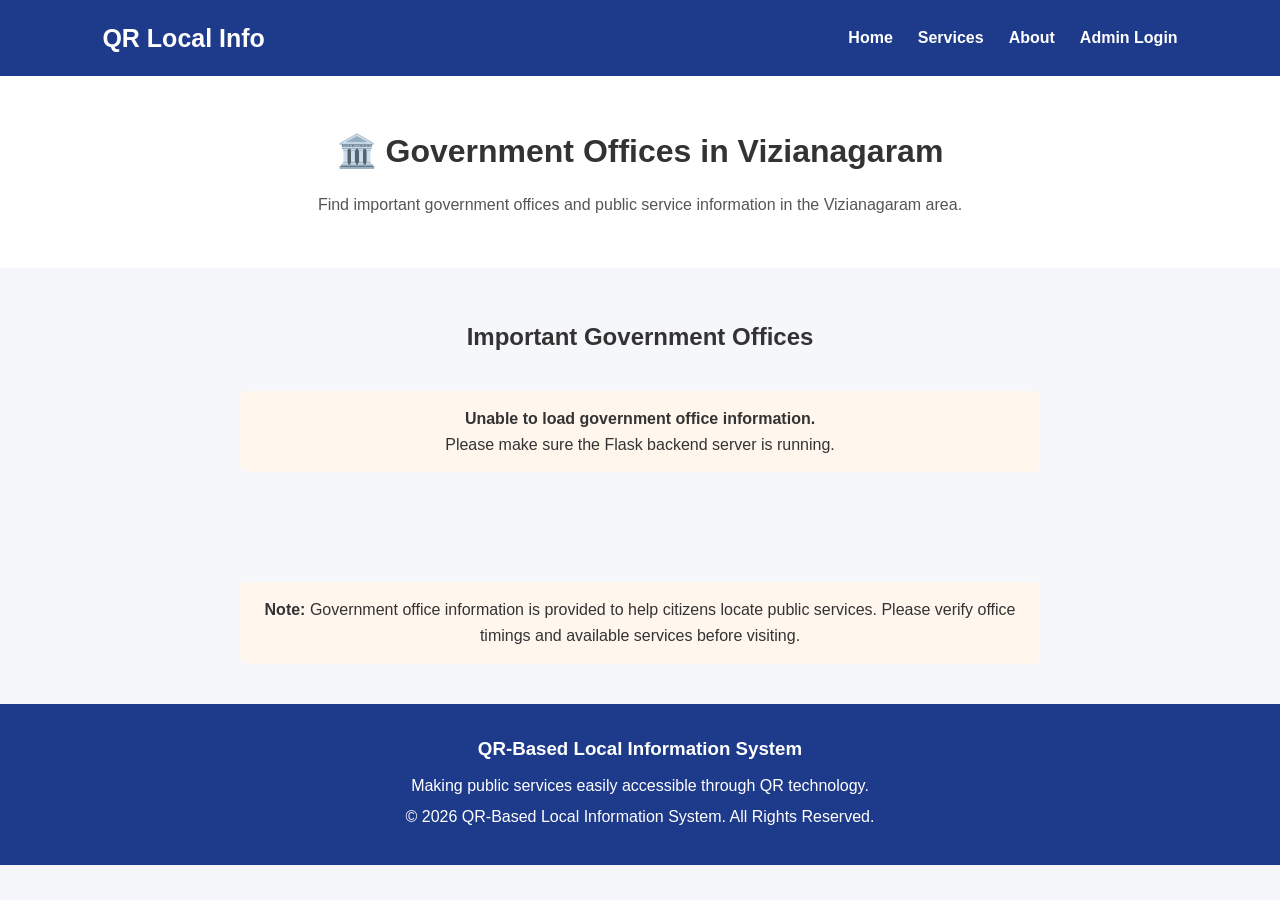
<file: government.html>
<!DOCTYPE html>
<html lang="en">

<head>

    <meta charset="UTF-8">
    <meta name="viewport" content="width=device-width, initial-scale=1.0">

    <title>Government Offices - QR Local Info</title>

    <link rel="stylesheet" href="style.css">

</head>

<body>

    <!-- ================= HEADER ================= -->

    <header>

        <div class="logo">
            <h1>QR Local Info</h1>
        </div>

        <nav>

            <ul>

                <li>
                    <a href="index.html">Home</a>
                </li>

                <li>
                    <a href="index.html#services">Services</a>
                </li>

                <li>
                    <a href="index.html#about">About</a>
                </li>

                <li>
                    <a href="login.html">Admin Login</a>
                </li>

            </ul>

        </nav>

    </header>


    <!-- ================= PAGE INTRODUCTION ================= -->

    <section class="page-intro">

        <h2>🏛️ Government Offices in Vizianagaram</h2>

        <p>
            Find important government offices and public service
            information in the Vizianagaram area.
        </p>

    </section>


    <!-- ================= GOVERNMENT OFFICES ================= -->

    <section class="government-list" id="government-list">

        <h2>Important Government Offices</h2>

        <p id="loading-message">
            Loading government office information...
        </p>

    </section>


    <!-- ================= IMPORTANT NOTE ================= -->

    <div class="emergency-note">

        <p>

            <strong>Note:</strong>

            Government office information is provided to
            help citizens locate public services. Please
            verify office timings and available services
            before visiting.

        </p>

    </div>


    <!-- ================= FOOTER ================= -->

    <footer>

        <div class="footer-content">

            <h3>QR-Based Local Information System</h3>

            <p>
                Making public services easily accessible
                through QR technology.
            </p>

            <p>
                &copy; 2026 QR-Based Local Information System.
                All Rights Reserved.
            </p>

        </div>

    </footer>


    <!-- ================= GOVERNMENT API ================= -->

    <script>

        const API_URL ="https://qr-local-information-system.onrender.com";


        fetch(API_URL + "/api/government")

            .then(response => {

                console.log(
                    "Government API response status:",
                    response.status
                );

                if (!response.ok) {

                    throw new Error(
                        "Server returned status " +
                        response.status
                    );

                }

                return response.json();

            })


            .then(data => {

                console.log(
                    "Government office data:",
                    data
                );


                const container =
                    document.getElementById(
                        "government-list"
                    );


                const loading =
                    document.getElementById(
                        "loading-message"
                    );


                // Remove loading message

                if (loading) {
                    loading.remove();
                }


                // Check whether database has data

                if (data.length === 0) {

                    container.innerHTML += `

                        <p>
                            No government office information
                            is currently available.
                        </p>

                    `;

                    return;

                }


                // Create government office cards

                data.forEach(office => {

                    container.innerHTML += `

                        <div class="government-card">

                            <h3>
                                🏛️ ${office.name}
                            </h3>

                            <p>

                                📍
                                <strong>
                                    Location:
                                </strong>

                                ${office.location}

                            </p>


                            <p>

                                📋
                                <strong>
                                    Services:
                                </strong>

                                ${office.services}

                            </p>


                            <a
                                href="${office.map_link}"
                                target="_blank"
                                rel="noopener noreferrer"
                                class="map-button"
                            >

                                🗺️ View Location

                            </a>

                        </div>

                    `;

                });

            })


            .catch(error => {

                console.error(
                    "Government API Error:",
                    error
                );


                const container =
                    document.getElementById(
                        "government-list"
                    );


                const loading =
                    document.getElementById(
                        "loading-message"
                    );


                if (loading) {
                    loading.remove();
                }


                container.innerHTML += `

                    <div class="emergency-note">

                        <p>

                            <strong>
                                Unable to load government
                                office information.
                            </strong>

                        </p>

                        <p>
                            Please make sure the Flask
                            backend server is running.
                        </p>

                    </div>

                `;

            });

    </script>


</body>

</html>
</file>
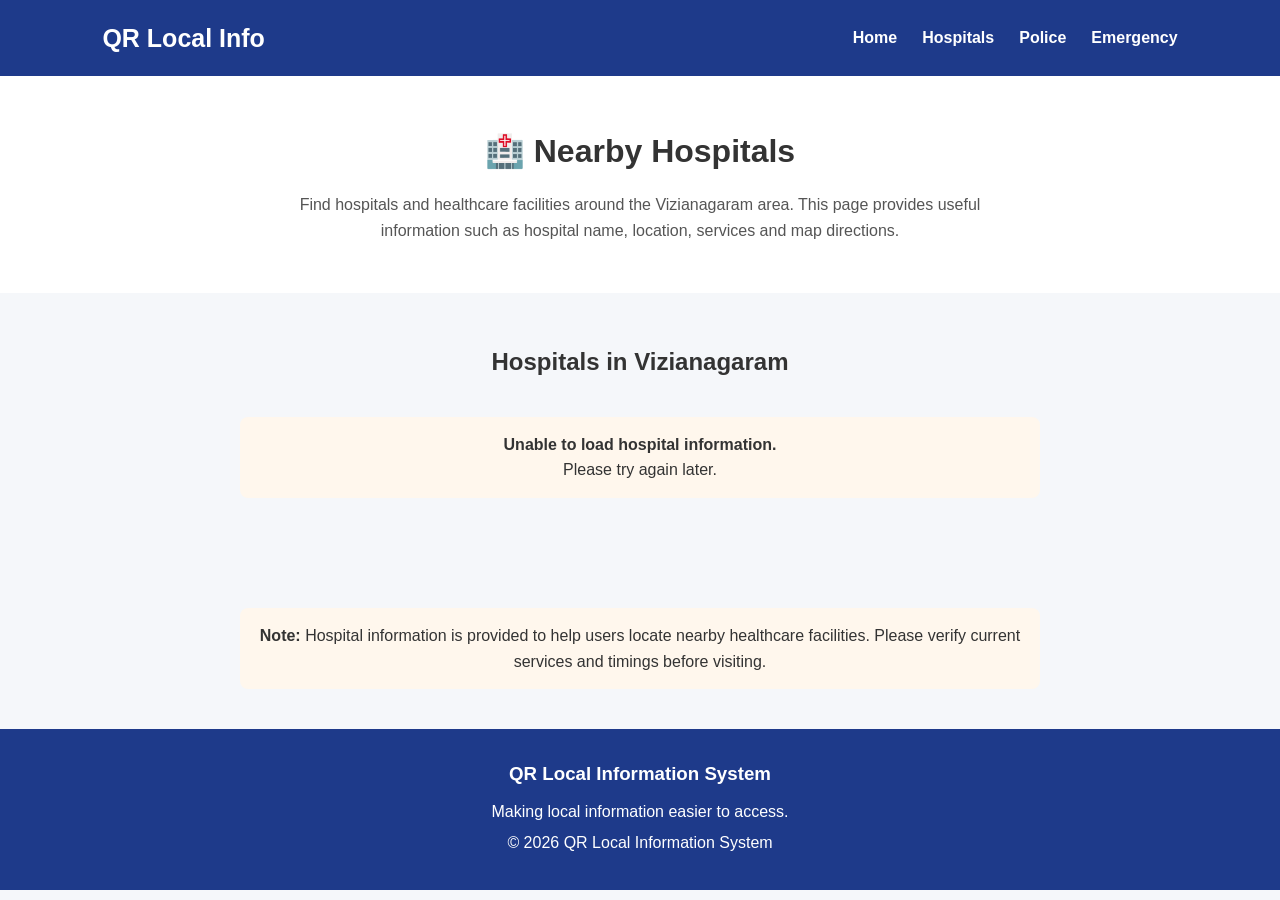
<file: hospital.html>
<!DOCTYPE html>
<html lang="en">

<head>

    <meta charset="UTF-8">
    <meta name="viewport" content="width=device-width, initial-scale=1.0">

    <title>Nearby Hospitals - QR Local Info</title>

    <link rel="stylesheet" href="style.css">

</head>

<body>

    <header>

        <div class="logo">
            <h1>QR Local Info</h1>
        </div>

        <nav>
            <ul>

                <li>
                    <a href="index.html">Home</a>
                </li>

                <li>
                    <a href="hospital.html">Hospitals</a>
                </li>

                <li>
                    <a href="police.html">Police</a>
                </li>

                <li>
                    <a href="emergency.html">Emergency</a>
                </li>

            </ul>
        </nav>

    </header>


    <section class="page-intro">

        <h2>🏥 Nearby Hospitals</h2>

        <p>
            Find hospitals and healthcare facilities around
            the Vizianagaram area. This page provides useful
            information such as hospital name, location,
            services and map directions.
        </p>

    </section>


    <section class="hospital-list" id="hospital-list">

        <h2>Hospitals in Vizianagaram</h2>

        <p id="loading-message">
            Loading hospital information...
        </p>

    </section>


    <div class="emergency-note">

        <p>
            <strong>Note:</strong>

            Hospital information is provided to help users
            locate nearby healthcare facilities. Please
            verify current services and timings before
            visiting.
        </p>

    </div>


    <footer>

        <div class="footer-content">

            <h3>QR Local Information System</h3>

            <p>
                Making local information easier to access.
            </p>

            <p>
                &copy;
                <span class="current-year"></span>
                QR Local Information System
            </p>

        </div>

    </footer>


    <script>

        const API_URL =
            "https://qr-local-information-system.onrender.com";


        fetch(API_URL + "/api/hospitals")

            .then(response => {

                if (!response.ok) {

                    throw new Error(
                        "Server returned status " +
                        response.status
                    );

                }

                return response.json();

            })


            .then(data => {

                const container =
                    document.getElementById(
                        "hospital-list"
                    );

                const loading =
                    document.getElementById(
                        "loading-message"
                    );


                if (loading) {
                    loading.remove();
                }


                if (data.length === 0) {

                    container.innerHTML += `

                        <div class="emergency-note">

                            <p>
                                No hospital information is
                                currently available.
                            </p>

                        </div>

                    `;

                    return;

                }


                data.forEach(hospital => {

                    /*
                     * Create a Google Maps link directly
                     * from the hospital location.
                     */

                    const mapLink =
                        "https://www.google.com/maps/search/?api=1&query="
                        + encodeURIComponent(
                            hospital.name + ", " +
                            hospital.location
                        );


                    container.innerHTML += `

                        <div class="hospital-card">

                            <h3>
                                🏥 ${hospital.name}
                            </h3>

                            <p>
                                <strong>Location:</strong>
                                ${hospital.location}
                            </p>

                            <p>
                                <strong>Services:</strong>
                                ${hospital.services}
                            </p>

                            <a
                                class="map-button"
                                href="${mapLink}"
                                target="_blank"
                            >
                                🗺️ View Location on Map
                            </a>

                        </div>

                    `;

                });

            })


            .catch(error => {

                console.error(
                    "Hospital API Error:",
                    error
                );


                const container =
                    document.getElementById(
                        "hospital-list"
                    );

                const loading =
                    document.getElementById(
                        "loading-message"
                    );


                if (loading) {
                    loading.remove();
                }


                container.innerHTML += `

                    <div class="emergency-note">

                        <p>
                            <strong>
                                Unable to load hospital information.
                            </strong>
                        </p>

                        <p>
                            Please try again later.
                        </p>

                    </div>

                `;

            });


        document.querySelector(
            ".current-year"
        ).textContent =
            new Date().getFullYear();

    </script>


</body>

</html>
</file>
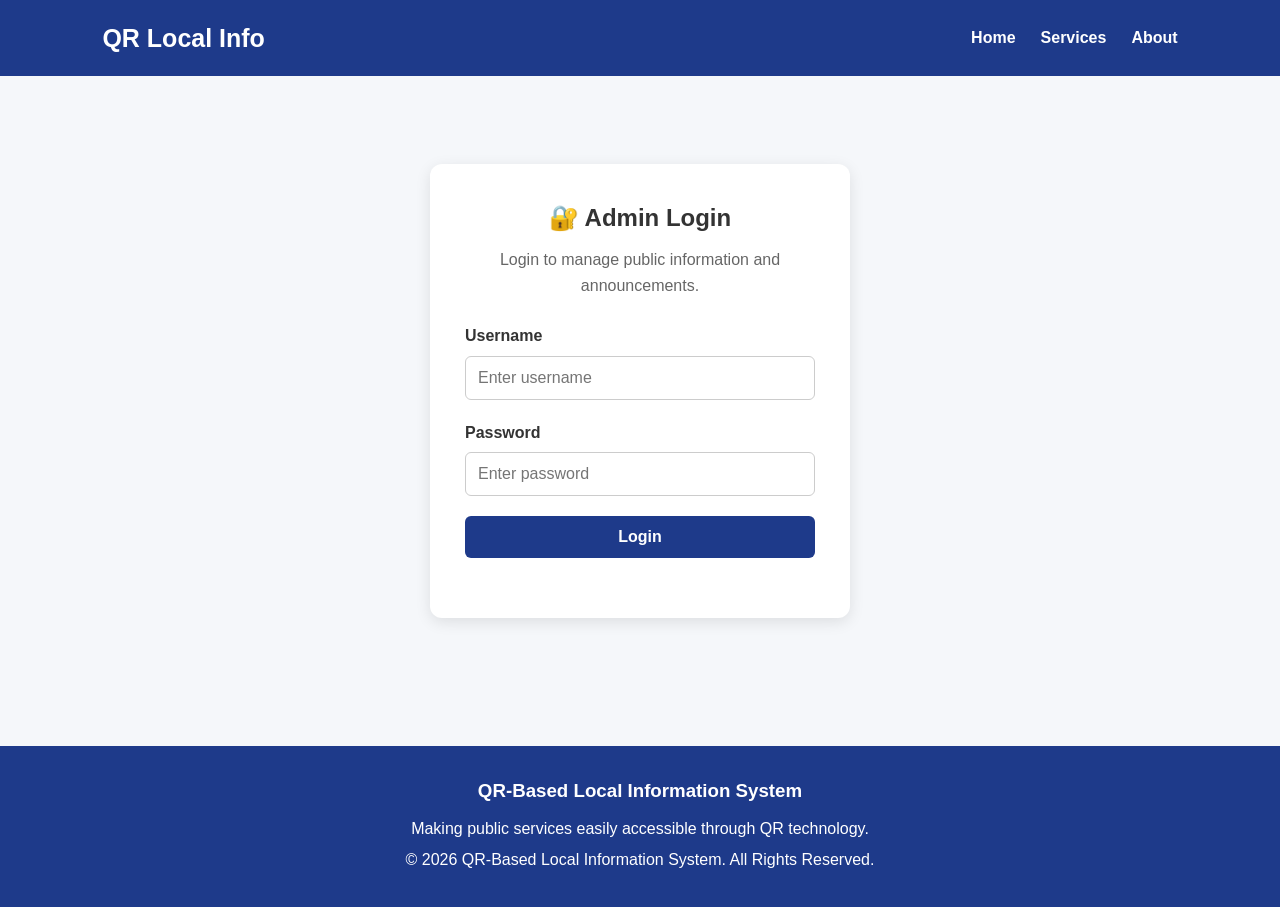
<file: login.html>
<!DOCTYPE html>
<html lang="en">

<head>

    <meta charset="UTF-8">

    <meta name="viewport"
          content="width=device-width, initial-scale=1.0">

    <title>Admin Login - QR Local Info</title>

    <link rel="stylesheet"
          href="style.css">

</head>

<body>

    <!-- ================= HEADER ================= -->

    <header>

        <div class="logo">
            <h1>QR Local Info</h1>
        </div>

        <nav>

            <ul>

                <li>
                    <a href="index.html">Home</a>
                </li>

                <li>
                    <a href="index.html#services">Services</a>
                </li>

                <li>
                    <a href="index.html#about">About</a>
                </li>

            </ul>

        </nav>

    </header>


    <!-- ================= LOGIN SECTION ================= -->

    <section class="login-section">

        <div class="login-container">

            <h2>🔐 Admin Login</h2>

            <p>
                Login to manage public information and announcements.
            </p>


            <!-- LOGIN FORM -->

            <form id="loginForm">

                <!-- USERNAME -->

                <div class="form-group">

                    <label for="username">
                        Username
                    </label>

                    <input
                        type="text"
                        id="username"
                        name="username"
                        placeholder="Enter username"
                        required>

                </div>


                <!-- PASSWORD -->

                <div class="form-group">

                    <label for="password">
                        Password
                    </label>

                    <input
                        type="password"
                        id="password"
                        name="password"
                        placeholder="Enter password"
                        required>

                </div>


                <!-- LOGIN BUTTON -->

                <button
                    type="submit"
                    class="login-button">

                    Login

                </button>

            </form>


            <!-- MESSAGE -->

            <p id="login-message"></p>

        </div>

    </section>


    <!-- ================= FOOTER ================= -->

    <footer>

        <div class="footer-content">

            <h3>QR-Based Local Information System</h3>

            <p>
                Making public services easily accessible through QR technology.
            </p>

            <p>
                © 2026 QR-Based Local Information System.
                All Rights Reserved.
            </p>

        </div>

    </footer>


    <!-- ================= LOGIN JAVASCRIPT ================= -->

    <script>

        document
            .getElementById("loginForm")
            .addEventListener("submit", async function(event) {

                event.preventDefault();


                const username =
                    document.getElementById("username").value;

                const password =
                    document.getElementById("password").value;

                const message =
                    document.getElementById("login-message");


                message.textContent =
                    "Checking login details...";


                try {

                    const response = await fetch(
                        "https://qr-local-information-system.onrender.com/api/login",
                        {
                            method: "POST",

                            headers: {
                                "Content-Type":
                                    "application/json"
                            },

                            body: JSON.stringify({
                                username: username,
                                password: password
                            })
                        }
                    );


                    const data =
                        await response.json();


                    if (response.ok && data.success) {

                        message.textContent =
                            "Login successful!";

                        message.style.color =
                            "green";


                        /*
                         * Store login status
                         */

                        localStorage.setItem(
                            "adminLoggedIn",
                            "true"
                        );


                        /*
                         * Open admin dashboard
                         */

                        setTimeout(function() {

                            window.location.href =
                                "dashboard.html";

                        }, 500);

                    }

                    else {

                        message.textContent =
                            data.message ||
                            "Invalid username or password.";

                        message.style.color =
                            "red";

                    }

                }

                catch (error) {

                    console.error(
                        "Login Error:",
                        error
                    );


                    message.textContent =
                        "Unable to connect to the backend.";

                    message.style.color =
                        "red";

                }

            });

    </script>


</body>

</html>
</file>
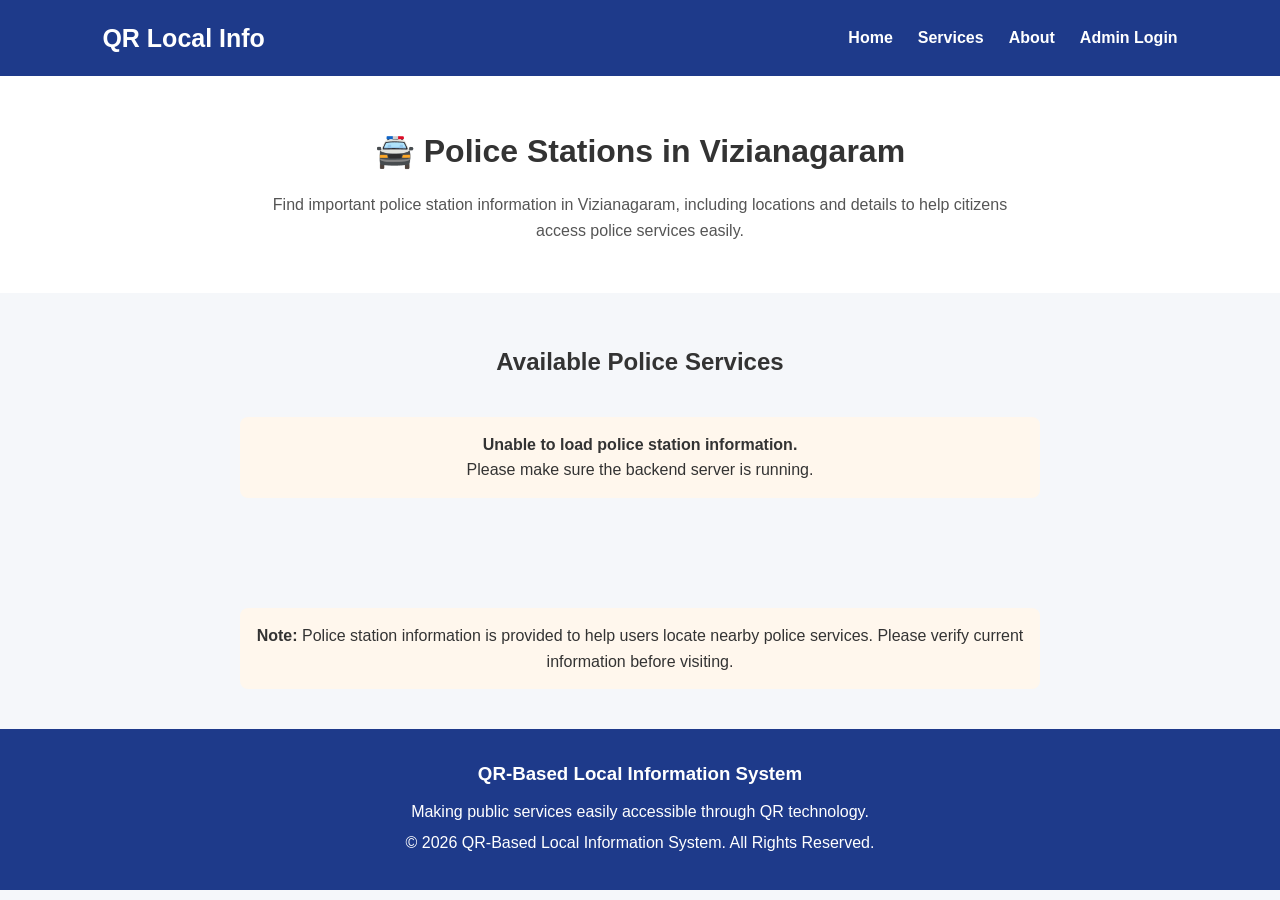
<file: police.html>
<!DOCTYPE html>
<html lang="en">

<head>

    <meta charset="UTF-8">
    <meta name="viewport" content="width=device-width, initial-scale=1.0">

    <title>Police Stations - QR Local Info</title>

    <link rel="stylesheet" href="style.css">

</head>

<body>

    <!-- ================= HEADER ================= -->

    <header>

        <div class="logo">
            <h1>QR Local Info</h1>
        </div>

        <nav>

            <ul>

                <li>
                    <a href="index.html">Home</a>
                </li>

                <li>
                    <a href="index.html#services">Services</a>
                </li>

                <li>
                    <a href="index.html#about">About</a>
                </li>

                <li>
                    <a href="login.html">Admin Login</a>
                </li>

            </ul>

        </nav>

    </header>


    <!-- ================= PAGE INTRODUCTION ================= -->

    <section class="page-intro">

        <h2>🚔 Police Stations in Vizianagaram</h2>

        <p>
            Find important police station information in Vizianagaram,
            including locations and details to help citizens access
            police services easily.
        </p>

    </section>


    <!-- ================= POLICE INFORMATION ================= -->

    <section class="police-list" id="police-list">

        <h2>Available Police Services</h2>

        <p id="loading-message">
            Loading police station information...
        </p>

    </section>


    <!-- ================= IMPORTANT NOTE ================= -->

    <div class="emergency-note">

        <p>

            <strong>Note:</strong>

            Police station information is provided to help users
            locate nearby police services. Please verify current
            information before visiting.

        </p>

    </div>


    <!-- ================= FOOTER ================= -->

    <footer>

        <div class="footer-content">

            <h3>QR-Based Local Information System</h3>

            <p>
                Making public services easily accessible through QR technology.
            </p>

            <p>
                &copy; 2026 QR-Based Local Information System.
                All Rights Reserved.
            </p>

        </div>

    </footer>


    <!-- ================= POLICE API JAVASCRIPT ================= -->

    <script>

        const API_URL ="https://qr-local-information-system.onrender.com";

        fetch(API_URL + "/api/police")

            .then(response => {

                console.log(
                    "Police API response status:",
                    response.status
                );

                if (!response.ok) {

                    throw new Error(
                        "Server returned status " +
                        response.status
                    );

                }

                return response.json();

            })

            .then(data => {

                console.log(
                    "Police data:",
                    data
                );

                const container =
                    document.getElementById("police-list");

                const loading =
                    document.getElementById("loading-message");


                // Remove loading message

                if (loading) {
                    loading.remove();
                }


                // Check whether database has data

                if (data.length === 0) {

                    container.innerHTML += `

                        <div class="emergency-note">

                            <p>
                                No police station information
                                is currently available.
                            </p>

                        </div>

                    `;

                    return;
                }


                // Create police station cards

                data.forEach(police => {

                    container.innerHTML += `

                        <div class="police-card">

                            <h3>
                                🚔 ${police.name}
                            </h3>

                            <p>

                                📍
                                <strong>
                                    Location:
                                </strong>

                                ${police.location}

                            </p>

                            <p>

                                🚔
                                <strong>
                                    Services:
                                </strong>

                                ${police.services}

                            </p>

                            <a
                                href="${police.map_link}"
                                target="_blank"
                                rel="noopener noreferrer"
                                class="map-button"
                            >

                                🗺️ View Location

                            </a>

                        </div>

                    `;

                });

            })


            .catch(error => {

                console.error(
                    "Police API Error:",
                    error
                );

                const container =
                    document.getElementById("police-list");

                const loading =
                    document.getElementById("loading-message");


                if (loading) {
                    loading.remove();
                }


                container.innerHTML += `

                    <div class="emergency-note">

                        <p>

                            <strong>
                                Unable to load police
                                station information.
                            </strong>

                        </p>

                        <p>
                            Please make sure the backend
                            server is running.
                        </p>

                    </div>

                `;

            });

    </script>


</body>

</html>
</file>
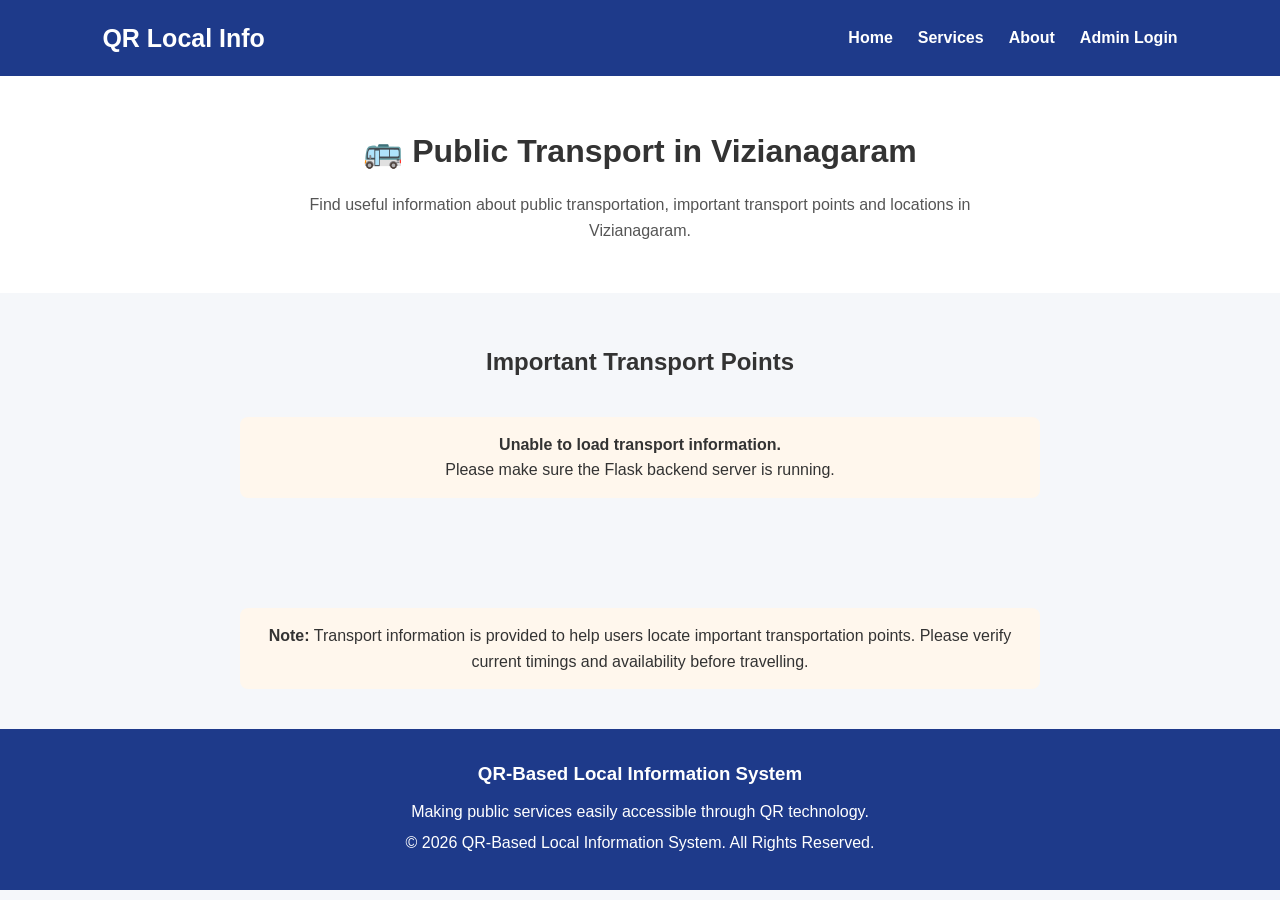
<file: transport.html>
<!DOCTYPE html>
<html lang="en">

<head>

    <meta charset="UTF-8">
    <meta name="viewport" content="width=device-width, initial-scale=1.0">

    <title>Public Transport - QR Local Info</title>

    <link rel="stylesheet" href="style.css">

</head>

<body>

    <!-- ================= HEADER ================= -->

    <header>

        <div class="logo">
            <h1>QR Local Info</h1>
        </div>

        <nav>

            <ul>

                <li>
                    <a href="index.html">Home</a>
                </li>

                <li>
                    <a href="index.html#services">Services</a>
                </li>

                <li>
                    <a href="index.html#about">About</a>
                </li>

                <li>
                    <a href="login.html">Admin Login</a>
                </li>

            </ul>

        </nav>

    </header>


    <!-- ================= PAGE INTRODUCTION ================= -->

    <section class="page-intro">

        <h2>🚌 Public Transport in Vizianagaram</h2>

        <p>
            Find useful information about public transportation,
            important transport points and locations in Vizianagaram.
        </p>

    </section>


    <!-- ================= TRANSPORT INFORMATION ================= -->

    <section class="transport-list" id="transport-list">

        <h2>Important Transport Points</h2>

        <p id="loading-message">
            Loading transport information...
        </p>

    </section>


    <!-- ================= IMPORTANT NOTE ================= -->

    <div class="emergency-note">

        <p>

            <strong>Note:</strong>

            Transport information is provided to help users
            locate important transportation points. Please
            verify current timings and availability before travelling.

        </p>

    </div>


    <!-- ================= FOOTER ================= -->

    <footer>

        <div class="footer-content">

            <h3>QR-Based Local Information System</h3>

            <p>
                Making public services easily accessible
                through QR technology.
            </p>

            <p>
                &copy; 2026 QR-Based Local Information System.
                All Rights Reserved.
            </p>

        </div>

    </footer>


    <!-- ================= TRANSPORT API JAVASCRIPT ================= -->

    <script>

        const API_URL ="https://qr-local-information-system.onrender.com";


        fetch(API_URL + "/api/transport")

            .then(response => {

                console.log(
                    "Transport API response status:",
                    response.status
                );

                if (!response.ok) {

                    throw new Error(
                        "Server returned status " +
                        response.status
                    );

                }

                return response.json();

            })


            .then(data => {

                console.log(
                    "Transport data:",
                    data
                );


                const container =
                    document.getElementById(
                        "transport-list"
                    );


                const loading =
                    document.getElementById(
                        "loading-message"
                    );


                // Remove loading message

                if (loading) {
                    loading.remove();
                }


                // Check database data

                if (data.length === 0) {

                    container.innerHTML += `

                        <p>
                            No transport information
                            is currently available.
                        </p>

                    `;

                    return;

                }


                // Create transport cards

                data.forEach(transport => {

                    container.innerHTML += `

                        <div class="transport-card">

                            <h3>
                                🚌 ${transport.name}
                            </h3>


                            <p>

                                📍

                                <strong>
                                    Location:
                                </strong>

                                ${transport.location}

                            </p>


                            <p>

                                🚌

                                <strong>
                                    Type:
                                </strong>

                                ${transport.transport_type}

                            </p>


                            <p>

                                📋

                                <strong>
                                    Details:
                                </strong>

                                ${transport.details}

                            </p>


                            <a
                                href="${transport.map_link}"
                                target="_blank"
                                rel="noopener noreferrer"
                                class="map-button"
                            >

                                🗺️ View Location

                            </a>

                        </div>

                    `;

                });

            })


            .catch(error => {

                console.error(
                    "Transport API Error:",
                    error
                );


                const container =
                    document.getElementById(
                        "transport-list"
                    );


                const loading =
                    document.getElementById(
                        "loading-message"
                    );


                if (loading) {
                    loading.remove();
                }


                container.innerHTML += `

                    <div class="emergency-note">

                        <p>

                            <strong>
                                Unable to load transport
                                information.
                            </strong>

                        </p>

                        <p>
                            Please make sure the Flask
                            backend server is running.
                        </p>

                    </div>

                `;

            });

    </script>


</body>

</html>
</file>
<file: style.css>
/* =========================
   GENERAL STYLES
   ========================= */

* {
    margin: 0;
    padding: 0;
    box-sizing: border-box;
}

body {
    font-family: Arial, sans-serif;
    background-color: #f5f7fa;
    color: #333;
    line-height: 1.6;
}

a {
    text-decoration: none;
}

ul {
    list-style: none;
}


/* =========================
   HEADER
   ========================= */

header {
    background-color: #1e3a8a;
    color: white;
    display: flex;
    justify-content: space-between;
    align-items: center;
    padding: 18px 8%;
}

.logo h1 {
    font-size: 25px;
}

nav ul {
    display: flex;
    gap: 25px;
}

nav ul li a {
    color: white;
    font-weight: bold;
}

nav ul li a:hover {
    color: #ffd700;
}


/* =========================
   PAGE INTRODUCTION
   ========================= */

.page-intro {
    text-align: center;
    padding: 50px 20px;
    background-color: white;
}

.page-intro h2 {
    font-size: 32px;
    margin-bottom: 15px;
}

.page-intro p {
    max-width: 750px;
    margin: auto;
    color: #555;
}


/* =========================
   COMMON SECTION STYLES
   ========================= */

.hospital-list,
.police-list,
.transport-list,
.government-list,
.emergency-list,
.announcement-list,
.dashboard-section {
    padding: 50px 8%;
}

.hospital-list > h2,
.police-list > h2,
.transport-list > h2,
.government-list > h2,
.emergency-list > h2,
.announcement-list > h2,
.dashboard-section > h2 {
    text-align: center;
    margin-bottom: 35px;
}


/* =========================
   HOSPITAL CARDS
   ========================= */

.hospital-card {
    background-color: white;
    padding: 25px;
    margin: 20px auto;
    max-width: 800px;
    border-radius: 12px;
    box-shadow: 0 4px 12px rgba(0, 0, 0, 0.08);
}

.hospital-card h3 {
    margin-bottom: 12px;
}


/* =========================
   POLICE CARDS
   ========================= */

.police-card {
    background-color: white;
    padding: 25px;
    margin: 20px auto;
    max-width: 800px;
    border-radius: 12px;
    box-shadow: 0 4px 12px rgba(0, 0, 0, 0.08);
}

.police-card h3 {
    margin-bottom: 12px;
}


/* =========================
   TRANSPORT CARDS
   ========================= */

.transport-card {
    background-color: white;
    padding: 25px;
    margin: 20px auto;
    max-width: 800px;
    border-radius: 12px;
    box-shadow: 0 4px 12px rgba(0, 0, 0, 0.08);
}

.transport-card h3 {
    margin-bottom: 12px;
}


/* =========================
   GOVERNMENT CARDS
   ========================= */

.government-card {
    background-color: white;
    padding: 25px;
    margin: 20px auto;
    max-width: 800px;
    border-radius: 12px;
    box-shadow: 0 4px 12px rgba(0, 0, 0, 0.08);
}

.government-card h3 {
    margin-bottom: 12px;
}


/* =========================
   MAP BUTTON
   ========================= */

.map-button {
    display: inline-block;
    margin-top: 15px;
    padding: 10px 18px;
    background-color: #1e3a8a;
    color: white;
    border-radius: 6px;
    font-weight: bold;
}

.map-button:hover {
    background-color: #162d6b;
}


/* =========================
   EMERGENCY CARDS
   ========================= */

.emergency-card {
    background-color: white;
    padding: 25px;
    margin: 20px auto;
    max-width: 800px;
    border-radius: 12px;
    border-left: 5px solid #dc2626;
    box-shadow: 0 4px 12px rgba(0, 0, 0, 0.08);
}

.emergency-card h3 {
    margin-bottom: 12px;
}

.call-button {
    display: inline-block;
    margin-top: 15px;
    padding: 10px 18px;
    background-color: #dc2626;
    color: white;
    border-radius: 6px;
    font-weight: bold;
}

.call-button:hover {
    background-color: #b91c1c;
}

.emergency-note {
    max-width: 800px;
    margin: 30px auto;
    padding: 15px;
    background-color: #fff7ed;
    border-radius: 8px;
    text-align: center;
}


/* =========================
   ANNOUNCEMENT CARDS
   ========================= */

.announcement-card {
    background-color: white;
    padding: 25px;
    margin: 20px auto;
    max-width: 800px;
    border-radius: 12px;
    box-shadow: 0 4px 12px rgba(0, 0, 0, 0.08);
}

.announcement-card h3 {
    margin-bottom: 10px;
}

.announcement-card span {
    display: block;
    margin-top: 15px;
    font-size: 14px;
    color: #666;
}


/* =========================
   LOGIN
   ========================= */

.login-section {
    min-height: 70vh;
    display: flex;
    justify-content: center;
    align-items: center;
    padding: 40px 20px;
}

.login-container {
    width: 100%;
    max-width: 420px;
    background-color: white;
    padding: 35px;
    border-radius: 12px;
    box-shadow: 0 4px 15px rgba(0, 0, 0, 0.1);
}

.login-container h2 {
    text-align: center;
    margin-bottom: 10px;
}

.login-container > p {
    text-align: center;
    color: #666;
    margin-bottom: 25px;
}

.form-group {
    margin-bottom: 20px;
}

.form-group label {
    display: block;
    margin-bottom: 7px;
    font-weight: bold;
}

.form-group input {
    width: 100%;
    padding: 12px;
    border: 1px solid #ccc;
    border-radius: 6px;
    font-size: 16px;
}

.login-button {
    width: 100%;
    padding: 12px;
    border: none;
    border-radius: 6px;
    background-color: #1e3a8a;
    color: white;
    font-size: 16px;
    font-weight: bold;
    cursor: pointer;
}

.login-button:hover {
    background-color: #162d6b;
}


/* =========================
   DASHBOARD
   ========================= */

.dashboard-intro {
    text-align: center;
    padding: 50px 20px;
    background-color: white;
}

.dashboard-intro h2 {
    font-size: 32px;
    margin-bottom: 15px;
}

.dashboard-intro p {
    color: #555;
}

.dashboard-section {
    display: grid;
    grid-template-columns: repeat(auto-fit, minmax(250px, 1fr));
    gap: 25px;
}

.dashboard-section > h2 {
    grid-column: 1 / -1;
}

.dashboard-card {
    background-color: white;
    padding: 25px;
    border-radius: 12px;
    box-shadow: 0 4px 12px rgba(0, 0, 0, 0.08);
}

.dashboard-card h3 {
    margin-bottom: 12px;
}

.dashboard-button {
    margin-top: 15px;
    padding: 10px 16px;
    border: none;
    border-radius: 6px;
    background-color: #1e3a8a;
    color: white;
    cursor: pointer;
}

.dashboard-button:hover {
    background-color: #162d6b;
}


/* =========================
   FOOTER
   ========================= */

footer {
    background-color: #1e3a8a;
    color: white;
    text-align: center;
    padding: 30px 20px;
    margin-top: 40px;
}

.footer-content h3 {
    margin-bottom: 10px;
}

.footer-content p {
    margin: 5px 0;
}


/* =========================
   MOBILE RESPONSIVE DESIGN
   ========================= */

@media (max-width: 768px) {

    header {
        flex-direction: column;
        gap: 15px;
        text-align: center;
    }

    nav ul {
        flex-direction: column;
        gap: 10px;
    }

    .page-intro h2,
    .dashboard-intro h2 {
        font-size: 26px;
    }

    .hospital-list,
    .police-list,
    .transport-list,
    .government-list,
    .emergency-list,
    .announcement-list,
    .dashboard-section {
        padding: 35px 5%;
    }

}
</file>
